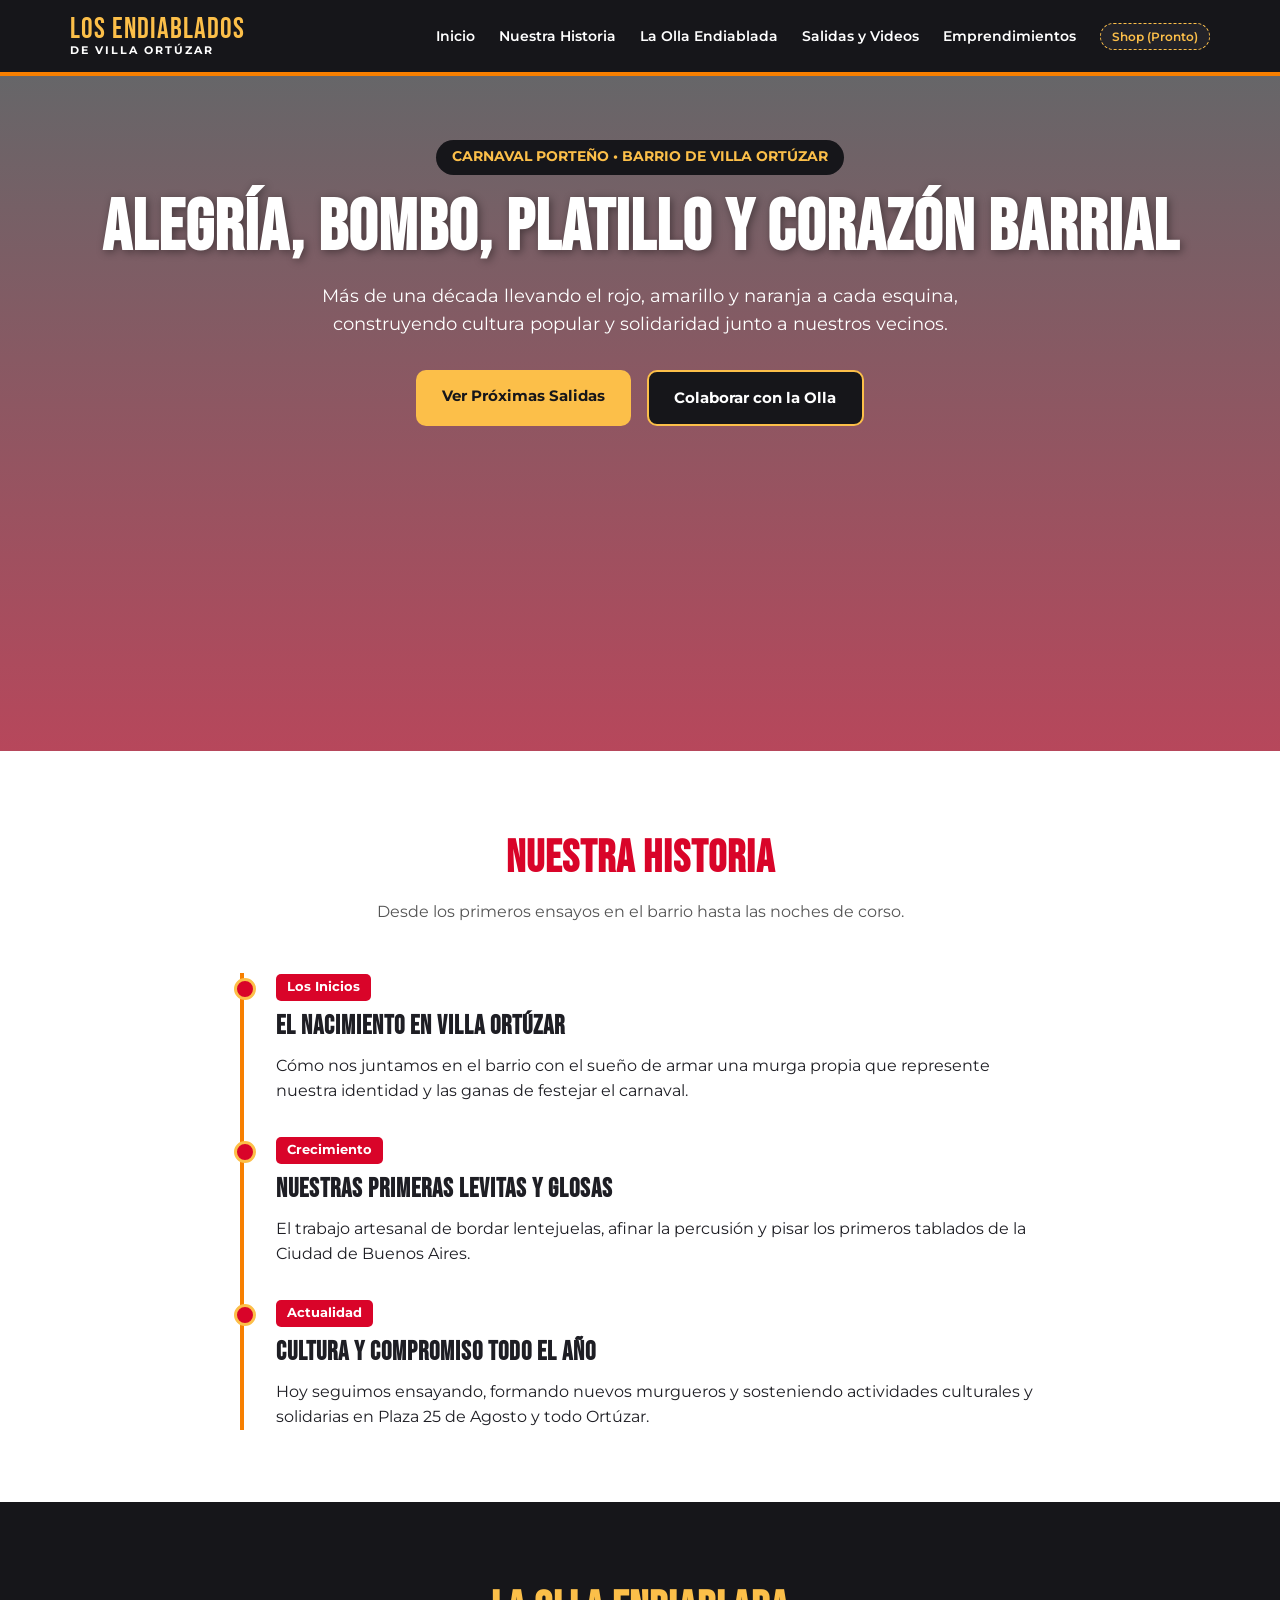
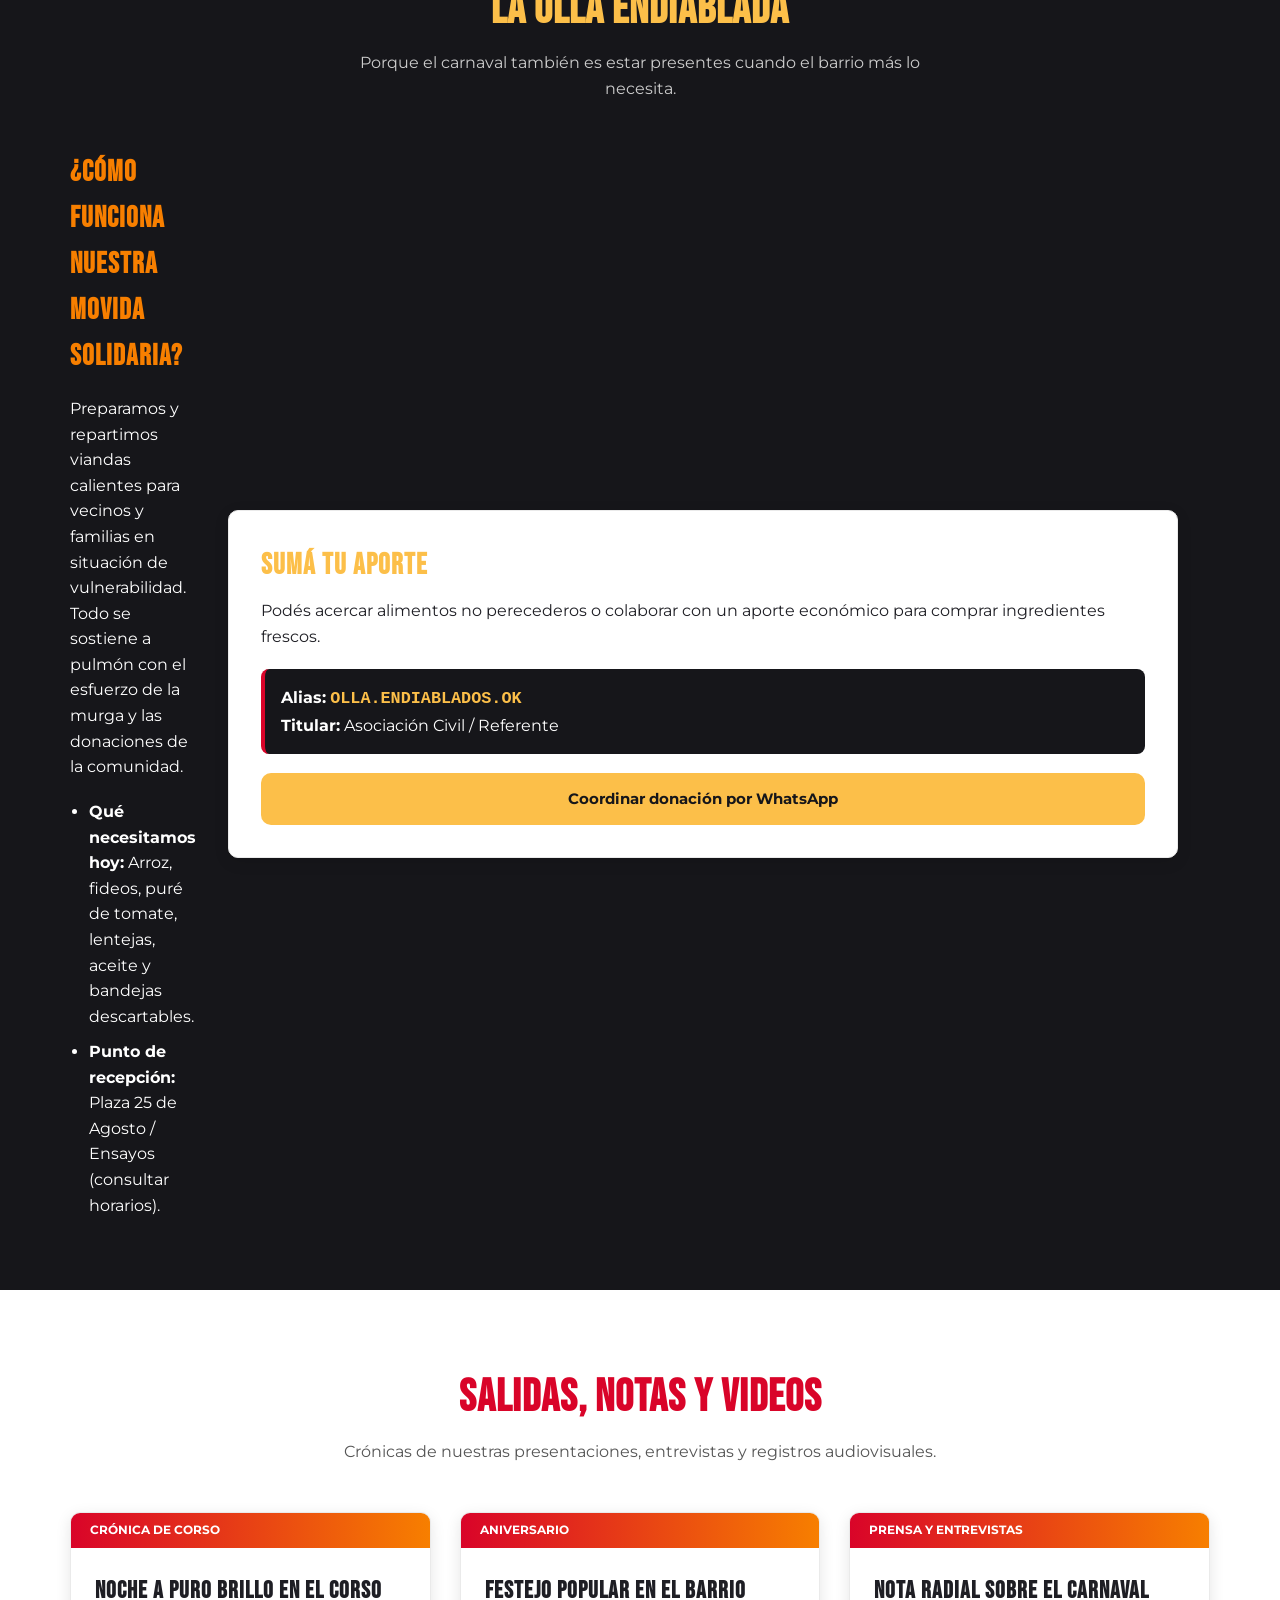
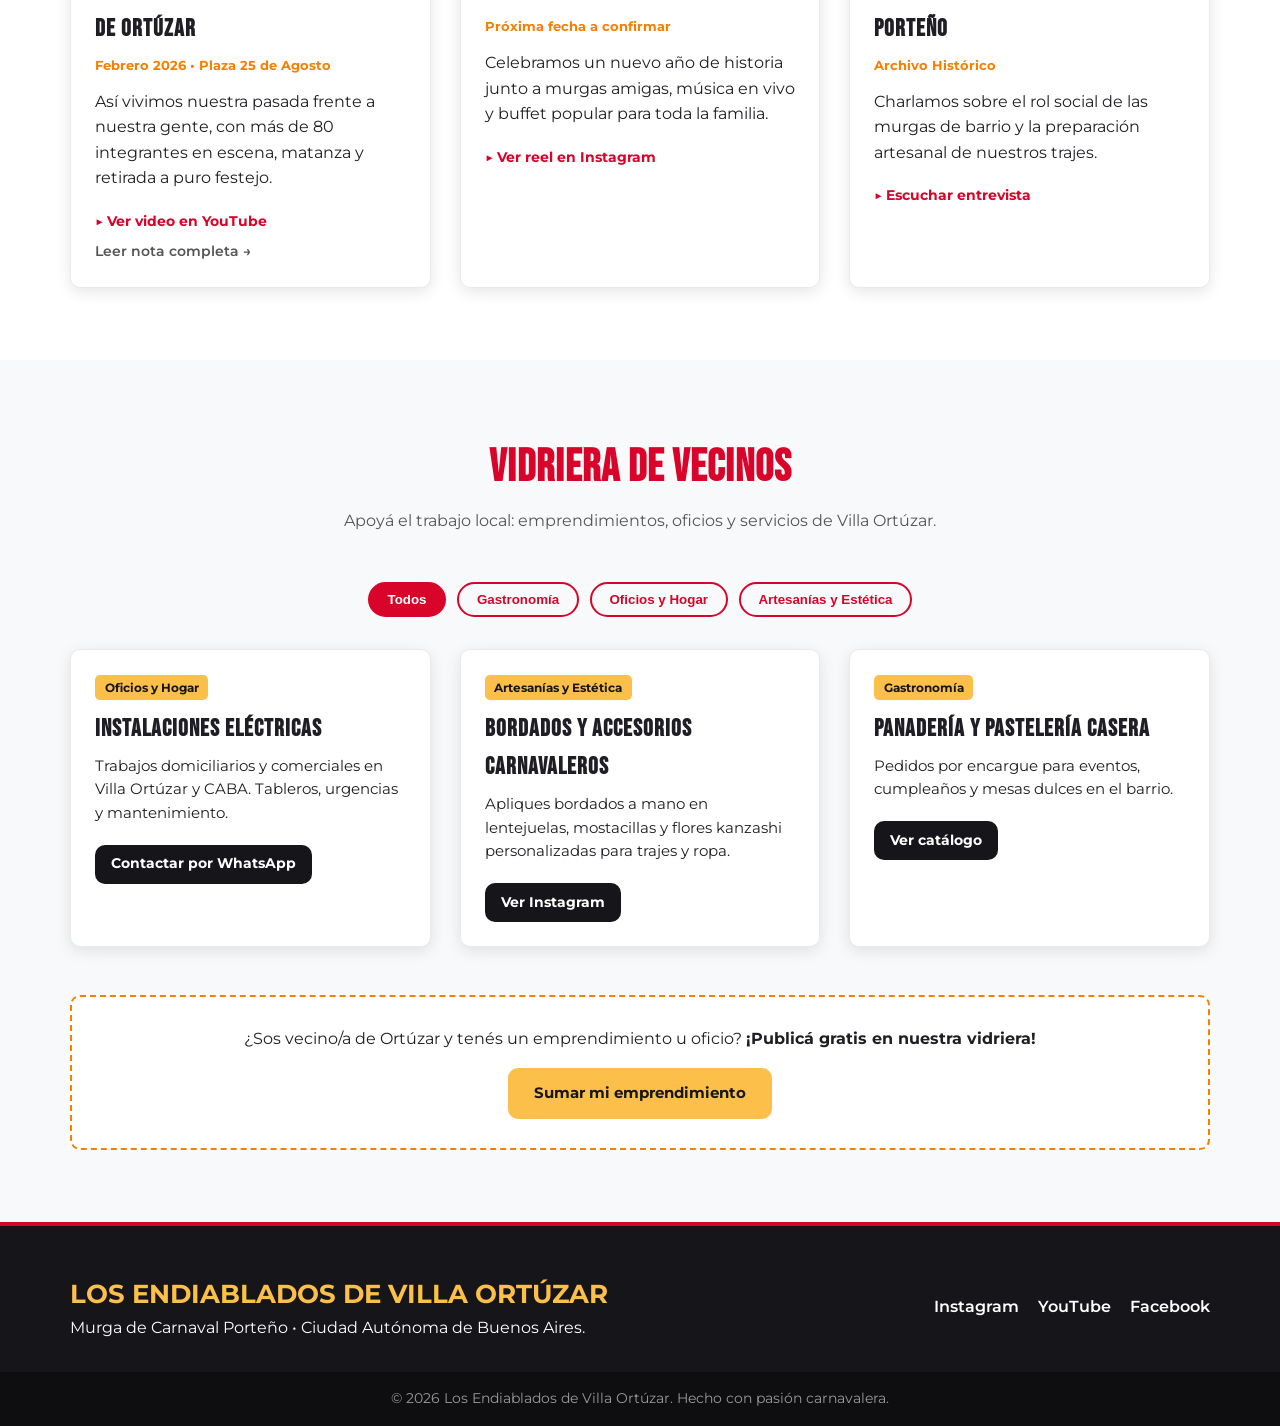
<file: index.html.html>
<!DOCTYPE html>
<html lang="es">
<head>
  <meta charset="UTF-8">
  <meta name="viewport" content="width=device-width, initial-scale=1.0">
  <title>Los Endiablados de Villa Ortúzar | Murga Porteña</title>
  <!-- Fuentes de Google Fonts con personalidad carnavalera y buena lectura -->
  <link rel="preconnect" href="https://fonts.googleapis.com">
  <link rel="preconnect" href="https://fonts.gstatic.com" crossorigin>
  <link href="https://fonts.googleapis.com/css2?family=Bebas+Neue&family=Montserrat:wght@400;600;700&display=swap" rel="stylesheet">
  <link rel="stylesheet" href="css/styles.css">
</head>
<body>

  <!-- BARRA DE NAVEGACIÓN -->
  <header class="header">
    <div class="container nav-container">
      <a href="index.html" class="logo">
        <!-- Reemplazar src por el escudo real de la murga -->
        <span class="logo-texto">LOS ENDIABLADOS <small>DE VILLA ORTÚZAR</small></span>
      </a>

      <button class="menu-toggle" id="menu-toggle" aria-label="Abrir menú">
        ☰
      </button>

      <nav class="nav" id="nav-menu">
        <ul class="nav-list">
          <li><a href="#inicio">Inicio</a></li>
          <li><a href="#historia">Nuestra Historia</a></li>
          <li><a href="#olla">La Olla Endiablada</a></li>
          <li><a href="#salidas">Salidas y Videos</a></li>
          <li><a href="#vecinos">Emprendimientos</a></li>
          <!-- Dejado listo para activar cuando armen la tienda -->
          <li><span class="badge-shop" title="Próximamente">Shop (Pronto)</span></li>
        </ul>
      </nav>
    </div>
  </header>

  <!-- PORTADA / HERO -->
  <section id="inicio" class="hero">
    <div class="hero-overlay">
      <div class="container hero-content">
        <span class="etiqueta-barrio">Carnaval Porteño • Barrio de Villa Ortúzar</span>
        <h1>ALEGRÍA, BOMBO, PLATILLO Y CORAZÓN BARRIAL</h1>
        <p>Más de una década llevando el rojo, amarillo y naranja a cada esquina, construyendo cultura popular y solidaridad junto a nuestros vecinos.</p>
        <div class="hero-botones">
          <a href="#salidas" class="btn btn-primario">Ver Próximas Salidas</a>
          <a href="#olla" class="btn btn-secundario">Colaborar con la Olla</a>
        </div>
      </div>
    </div>
  </section>

  <!-- NUESTRA HISTORIA (Línea de tiempo) -->
  <section id="historia" class="seccion">
    <div class="container">
      <h2 class="titulo-seccion">Nuestra Historia</h2>
      <p class="subtitulo-seccion">Desde los primeros ensayos en el barrio hasta las noches de corso.</p>

      <div class="timeline">
        <article class="timeline-item">
          <div class="timeline-fecha">Los Inicios</div>
          <div class="timeline-contenido">
            <h3>El nacimiento en Villa Ortúzar</h3>
            <p>Cómo nos juntamos en el barrio con el sueño de armar una murga propia que represente nuestra identidad y las ganas de festejar el carnaval.</p>
          </div>
        </article>

        <article class="timeline-item">
          <div class="timeline-fecha">Crecimiento</div>
          <div class="timeline-contenido">
            <h3>Nuestras primeras levitas y glosas</h3>
            <p>El trabajo artesanal de bordar lentejuelas, afinar la percusión y pisar los primeros tablados de la Ciudad de Buenos Aires.</p>
          </div>
        </article>

        <article class="timeline-item">
          <div class="timeline-fecha">Actualidad</div>
          <div class="timeline-contenido">
            <h3>Cultura y compromiso todo el año</h3>
            <p>Hoy seguimos ensayando, formando nuevos murgueros y sosteniendo actividades culturales y solidarias en Plaza 25 de Agosto y todo Ortúzar.</p>
          </div>
        </article>
      </div>
    </div>
  </section>

  <!-- LA OLLA ENDIABLADA -->
  <section id="olla" class="seccion seccion-destacada">
    <div class="container">
      <h2 class="titulo-seccion">La Olla Endiablada</h2>
      <p class="subtitulo-seccion">Porque el carnaval también es estar presentes cuando el barrio más lo necesita.</p>

      <div class="olla-grid">
        <div class="olla-info">
          <h3>¿Cómo funciona nuestra movida solidaria?</h3>
          <p>Preparamos y repartimos viandas calientes para vecinos y familias en situación de vulnerabilidad. Todo se sostiene a pulmón con el esfuerzo de la murga y las donaciones de la comunidad.</p>
          
          <ul class="lista-necesidades">
            <li><strong>Qué necesitamos hoy:</strong> Arroz, fideos, puré de tomate, lentejas, aceite y bandejas descartables.</li>
            <li><strong>Punto de recepción:</strong> Plaza 25 de Agosto / Ensayos (consultar horarios).</li>
          </ul>
        </div>

        <div class="olla-colaborar card">
          <h3>Sumá tu aporte</h3>
          <p>Podés acercar alimentos no perecederos o colaborar con un aporte económico para comprar ingredientes frescos.</p>
          <div class="datos-transferencia">
            <p><strong>Alias:</strong> <code>OLLA.ENDIABLADOS.OK</code></p>
            <p><strong>Titular:</strong> Asociación Civil / Referente</p>
          </div>
          <a href="https://wa.me/5491100000000?text=Hola!%20Quiero%20colaborar%20con%20La%20Olla%20Endiablada" target="_blank" class="btn btn-primario btn-full">Coordinar donación por WhatsApp</a>
        </div>
      </div>
    </div>
  </section>

  <!-- SALIDAS, NOTAS Y VIDEOS -->
  <section id="salidas" class="seccion">
    <div class="container">
      <h2 class="titulo-seccion">Salidas, Notas y Videos</h2>
      <p class="subtitulo-seccion">Crónicas de nuestras presentaciones, entrevistas y registros audiovisuales.</p>

      <div class="grid-cards">
        <!-- Tarjeta de Salida / Nota 1 -->
        <article class="card">
          <div class="card-header-tag">Crónica de Corso</div>
          <div class="card-body">
            <h3>Noche a puro brillo en el Corso de Ortúzar</h3>
            <p class="fecha-nota">Febrero 2026 • Plaza 25 de Agosto</p>
            <p>Así vivimos nuestra pasada frente a nuestra gente, con más de 80 integrantes en escena, matanza y retirada a puro festejo.</p>
            <div class="card-links">
              <a href="https://www.youtube.com" target="_blank" class="btn-link">▶ Ver video en YouTube</a>
              <a href="#" class="btn-link-secundario">Leer nota completa →</a>
            </div>
          </div>
        </article>

        <!-- Tarjeta de Salida / Nota 2 -->
        <article class="card">
          <div class="card-header-tag">Aniversario</div>
          <div class="card-body">
            <h3>Festejo Popular en el Barrio</h3>
            <p class="fecha-nota">Próxima fecha a confirmar</p>
            <p>Celebramos un nuevo año de historia junto a murgas amigas, música en vivo y buffet popular para toda la familia.</p>
            <div class="card-links">
              <a href="https://www.instagram.com" target="_blank" class="btn-link">▶ Ver reel en Instagram</a>
            </div>
          </div>
        </article>

        <!-- Tarjeta de Prensa / Video 3 -->
        <article class="card">
          <div class="card-header-tag">Prensa y Entrevistas</div>
          <div class="card-body">
            <h3>Nota radial sobre el Carnaval Porteño</h3>
            <p class="fecha-nota">Archivo Histórico</p>
            <p>Charlamos sobre el rol social de las murgas de barrio y la preparación artesanal de nuestros trajes.</p>
            <div class="card-links">
              <a href="https://www.youtube.com" target="_blank" class="btn-link">▶ Escuchar entrevista</a>
            </div>
          </div>
        </article>
      </div>
    </div>
  </section>

  <!-- EMPRENDIMIENTOS DE VECINOS -->
  <section id="vecinos" class="seccion seccion-clara">
    <div class="container">
      <h2 class="titulo-seccion">Vidriera de Vecinos</h2>
      <p class="subtitulo-seccion">Apoyá el trabajo local: emprendimientos, oficios y servicios de Villa Ortúzar.</p>

      <!-- Botones de filtro por rubro -->
      <div class="filtros-vecinos" id="filtros-vecinos">
        <button class="filtro-btn activo" data-categoria="todos">Todos</button>
        <button class="filtro-btn" data-categoria="gastronomia">Gastronomía</button>
        <button class="filtro-btn" data-categoria="oficios">Oficios y Hogar</button>
        <button class="filtro-btn" data-categoria="artesanias">Artesanías y Estética</button>
      </div>

      <div class="grid-cards" id="lista-emprendimientos">
        <!-- Emprendimiento 1 -->
        <article class="card card-vecino" data-categoria="oficios">
          <div class="card-body">
            <span class="tag-rubro">Oficios y Hogar</span>
            <h3>Instalaciones Eléctricas</h3>
            <p>Trabajos domiciliarios y comerciales en Villa Ortúzar y CABA. Tableros, urgencias y mantenimiento.</p>
            <a href="https://wa.me/5491100000000" target="_blank" class="btn btn-oscuro btn-sm">Contactar por WhatsApp</a>
          </div>
        </article>

        <!-- Emprendimiento 2 -->
        <article class="card card-vecino" data-categoria="artesanias">
          <div class="card-body">
            <span class="tag-rubro">Artesanías y Estética</span>
            <h3>Bordados y Accesorios Carnavaleros</h3>
            <p>Apliques bordados a mano en lentejuelas, mostacillas y flores kanzashi personalizadas para trajes y ropa.</p>
            <a href="https://www.instagram.com" target="_blank" class="btn btn-oscuro btn-sm">Ver Instagram</a>
          </div>
        </article>

        <!-- Emprendimiento 3 -->
        <article class="card card-vecino" data-categoria="gastronomia">
          <div class="card-body">
            <span class="tag-rubro">Gastronomía</span>
            <h3>Panadería y Pastelería Casera</h3>
            <p>Pedidos por encargue para eventos, cumpleaños y mesas dulces en el barrio.</p>
            <a href="https://www.instagram.com" target="_blank" class="btn btn-oscuro btn-sm">Ver catálogo</a>
          </div>
        </article>
      </div>

      <!-- Llamado para que más vecinos sumen su emprendimiento -->
      <div class="caja-sumate">
        <p>¿Sos vecino/a de Ortúzar y tenés un emprendimiento u oficio? <strong>¡Publicá gratis en nuestra vidriera!</strong></p>
        <a href="https://wa.me/5491100000000?text=Hola!%20Quiero%20sumar%20mi%20emprendimiento%20a%20la%20web%20de%20Los%20Endiablados" target="_blank" class="btn btn-primario">Sumar mi emprendimiento</a>
      </div>
    </div>
  </section>

  <!-- FOOTER -->
  <footer class="footer">
    <div class="container footer-content">
      <div>
        <h4>LOS ENDIABLADOS DE VILLA ORTÚZAR</h4>
        <p>Murga de Carnaval Porteño • Ciudad Autónoma de Buenos Aires.</p>
      </div>
      <div class="footer-redes">
        <a href="https://www.instagram.com" target="_blank">Instagram</a>
        <a href="https://www.youtube.com" target="_blank">YouTube</a>
        <a href="https://www.facebook.com" target="_blank">Facebook</a>
      </div>
    </div>
    <div class="footer-copy">
      <p>© 2026 Los Endiablados de Villa Ortúzar. Hecho con pasión carnavalera.</p>
    </div>
  </footer>

  <script src="js/main.js"></script>
</body>
</html>
</file>
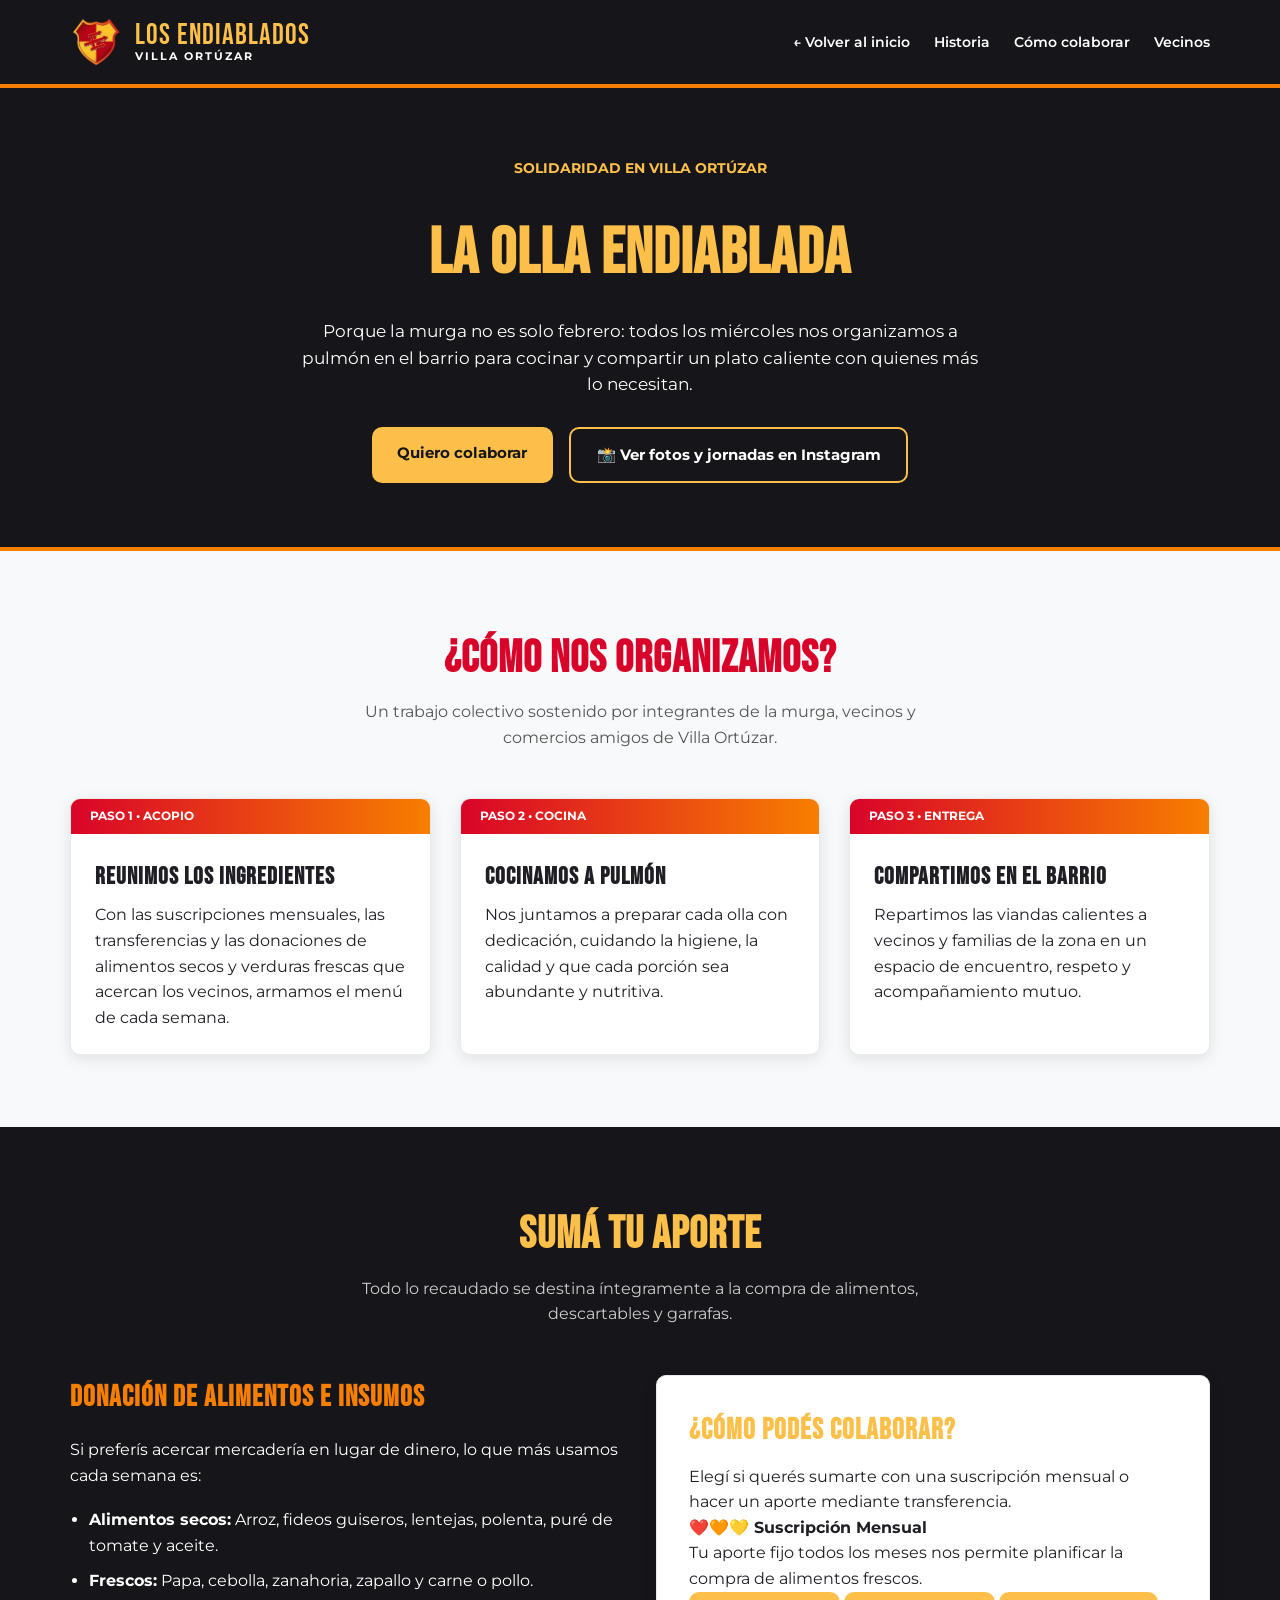
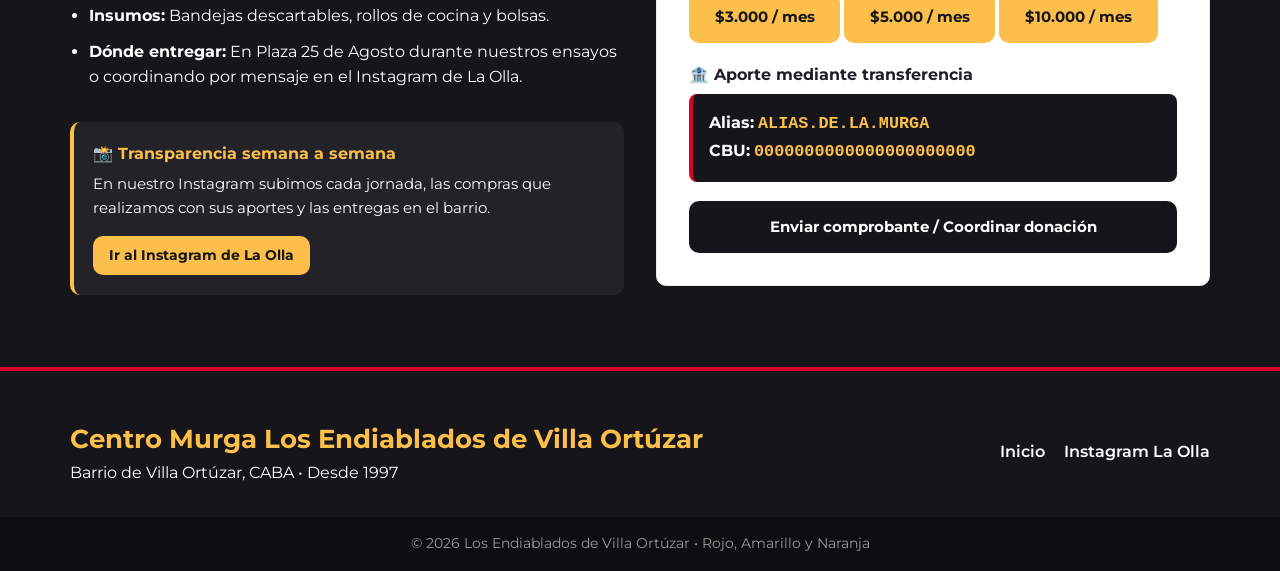
<file: olla.html>
<!DOCTYPE html>
<html lang="es">
<head>
  <meta charset="UTF-8">
  <meta name="viewport" content="width=device-width, initial-scale=1.0">
  <title>La Olla Endiablada | Los Endiablados de Villa Ortúzar</title>
  <link rel="preconnect" href="https://fonts.googleapis.com">
  <link rel="preconnect" href="https://fonts.gstatic.com" crossorigin>
  <link href="https://fonts.googleapis.com/css2?family=Bebas+Neue&family=Montserrat:wght@400;600;700&display=swap" rel="stylesheet">
  <link rel="stylesheet" href="css/styles.css">
  <link rel="icon" type="image/png" href="img/logo-endiablados.png">
</head>
<body>

  <!-- HEADER -->
  <header class="header">
    <div class="container nav-container">
      <a href="index.html" class="logo">
        <img src="img/logo-endiablados.png" alt="Escudo Los Endiablados de Villa Ortúzar" class="logo-img">
        <span class="logo-texto">LOS ENDIABLADOS <small>VILLA ORTÚZAR</small></span>
      </a>
      <button class="menu-toggle" id="menu-toggle" aria-label="Abrir menú">☰</button>
      <nav class="nav" id="nav-menu">
        <ul class="nav-list">
          <li><a href="index.html">← Volver al inicio</a></li>
          <li><a href="index.html#historia">Historia</a></li>
          <li><a href="#sumate">Cómo colaborar</a></li>
          <li><a href="index.html#vecinos">Vecinos</a></li>
        </ul>
      </nav>
    </div>
  </header>

  <!-- PORTADA INTERNA -->
  <section class="seccion-destacada" style="padding: 4rem 0; text-align: center; border-bottom: 4px solid var(--naranja-fuego);">
    <div class="container">
      <span class="etiqueta-barrio">Solidaridad en Villa Ortúzar</span>
      <h1 style="font-size: clamp(2.8rem, 5vw, 4.2rem); color: var(--amarillo-sol); margin-bottom: 0.8rem;">La Olla Endiablada</h1>
      <p style="max-width: 680px; margin: 0 auto 1.8rem auto; font-size: 1.05rem;">
        Porque la murga no es solo febrero: todos los miércoles nos organizamos a pulmón en el barrio para cocinar y compartir un plato caliente con quienes más lo necesitan.
      </p>
      <div class="hero-botones">
        <a href="#sumate" class="btn btn-primario">Quiero colaborar</a>
        <a href="https://www.instagram.com/olla.endiablada/" target="_blank" rel="noopener" class="btn btn-secundario">
          📸 Ver fotos y jornadas en Instagram
        </a>
      </div>
    </div>
  </section>

  <!-- CÓMO TRABAJAMOS -->
  <section class="seccion seccion-clara">
    <div class="container">
      <h2 class="titulo-seccion">¿Cómo nos organizamos?</h2>
      <p class="subtitulo-seccion">Un trabajo colectivo sostenido por integrantes de la murga, vecinos y comercios amigos de Villa Ortúzar.</p>

      <div class="grid-cards">
        <div class="card">
          <div class="card-header-tag">Paso 1 • Acopio</div>
          <div class="card-body">
            <h3>Reunimos los ingredientes</h3>
            <p>Con las suscripciones mensuales, las transferencias y las donaciones de alimentos secos y verduras frescas que acercan los vecinos, armamos el menú de cada semana.</p>
          </div>
        </div>

        <div class="card">
          <div class="card-header-tag">Paso 2 • Cocina</div>
          <div class="card-body">
            <h3>Cocinamos a pulmón</h3>
            <p>Nos juntamos a preparar cada olla con dedicación, cuidando la higiene, la calidad y que cada porción sea abundante y nutritiva.</p>
          </div>
        </div>

        <div class="card">
          <div class="card-header-tag">Paso 3 • Entrega</div>
          <div class="card-body">
            <h3>Compartimos en el barrio</h3>
            <p>Repartimos las viandas calientes a vecinos y familias de la zona en un espacio de encuentro, respeto y acompañamiento mutuo.</p>
          </div>
        </div>
      </div>
    </div>
  </section>

  <!-- SECCIÓN DE COLABORACIÓN Y TRANSPARENCIA -->
  <section id="sumate" class="seccion seccion-destacada">
    <div class="container">
      <h2 class="titulo-seccion">Sumá tu aporte</h2>
      <p class="subtitulo-seccion">Todo lo recaudado se destina íntegramente a la compra de alimentos, descartables y garrafas.</p>

      <div style="display: grid; grid-template-columns: repeat(auto-fit, minmax(300px, 1fr)); gap: 2rem; align-items: start;">
        
        <!-- COLUMNA QUÉ NECESITAMOS Y PUNTO DE ENTREGA -->
        <div class="olla-info">
          <h3>Donación de alimentos e insumos</h3>
          <p>Si preferís acercar mercadería en lugar de dinero, lo que más usamos cada semana es:</p>
          <ul class="lista-necesidades">
            <li><strong>Alimentos secos:</strong> Arroz, fideos guiseros, lentejas, polenta, puré de tomate y aceite.</li>
            <li><strong>Frescos:</strong> Papa, cebolla, zanahoria, zapallo y carne o pollo.</li>
            <li><strong>Insumos:</strong> Bandejas descartables, rollos de cocina y bolsas.</li>
            <li><strong>Dónde entregar:</strong> En Plaza 25 de Agosto durante nuestros ensayos o coordinando por mensaje en el Instagram de La Olla.</li>
          </ul>

          <div style="margin-top: 2rem; padding: 1.2rem; background-color: var(--fondo-gris-oscuro); border-radius: 10px; border-left: 4px solid var(--amarillo-sol);">
            <h4 style="color: var(--amarillo-sol); margin-bottom: 0.4rem;">📸 Transparencia semana a semana</h4>
            <p style="font-size: 0.92rem; margin-bottom: 1rem;">En nuestro Instagram subimos cada jornada, las compras que realizamos con sus aportes y las entregas en el barrio.</p>
            <a href="https://www.instagram.com/olla.endiablada/" target="_blank" rel="noopener" class="btn btn-primario btn-sm">Ir al Instagram de La Olla</a>
          </div>
        </div>

        <!-- TARJETA BLANCA DE APORTES (MISMA DE LA PORTADA) -->
        <div class="olla-colaborar card">
          <h3>¿Cómo podés colaborar?</h3>
          <p>Elegí si querés sumarte con una suscripción mensual o hacer un aporte mediante transferencia.</p>

          <div class="bloque-aporte">
            <h4>❤️🧡💛 Suscripción Mensual</h4>
            <p class="texto-chico">Tu aporte fijo todos los meses nos permite planificar la compra de alimentos frescos.</p>
            <div class="botones-suscripcion">
              <a href="https://www.mercadopago.com.ar/subscriptions/checkout?preapproval_plan_id=2c93808497c19ac40197c2ccf2440081&utm_source=ig&utm_medium=social&utm_content=link_in_bio" target="_blank" rel="noopener" class="btn btn-primario">$3.000 / mes</a>
              <a href="https://www.mercadopago.com.ar/subscriptions/checkout?preapproval_plan_id=2c93808497b74ff10197c2cd6a740403&utm_source=ig&utm_medium=social&utm_content=link_in_bio" target="_blank" rel="noopener" class="btn btn-primario">$5.000 / mes</a>
              <a href="https://www.mercadopago.com.ar/subscriptions/checkout?preapproval_plan_id=2c93808497b74ff10197c2cdd6240404&utm_source=ig&utm_medium=social&utm_content=link_in_bio" target="_blank" rel="noopener" class="btn btn-primario">$10.000 / mes</a>
            </div>
          </div>

          <h4 style="margin-top: 1.2rem; margin-bottom: 0.4rem;">🏦 Aporte mediante transferencia</h4>
          <div class="datos-transferencia" style="margin-top: 0;">
            <p><strong>Alias:</strong> <code id="alias-olla">ALIAS.DE.LA.MURGA</code></p>
            <p><strong>CBU:</strong> <code>0000000000000000000000</code></p>
          </div>

          <a href="https://www.instagram.com/olla.endiablada/" target="_blank" rel="noopener" class="btn btn-oscuro btn-full">
            Enviar comprobante / Coordinar donación
          </a>
        </div>

      </div>
    </div>
  </section>

  <!-- FOOTER -->
  <footer class="footer">
    <div class="container footer-content">
      <div>
        <h4>Centro Murga Los Endiablados de Villa Ortúzar</h4>
        <p>Barrio de Villa Ortúzar, CABA • Desde 1997</p>
      </div>
      <div class="footer-redes">
        <a href="index.html">Inicio</a>
        <a href="https://www.instagram.com/olla.endiablada/" target="_blank" rel="noopener">Instagram La Olla</a>
      </div>
    </div>
    <div class="footer-copy">
      <p>© 2026 Los Endiablados de Villa Ortúzar • Rojo, Amarillo y Naranja</p>
    </div>
  </footer>

  <script src="js/main.js"></script>
</body>
</html>
</file>
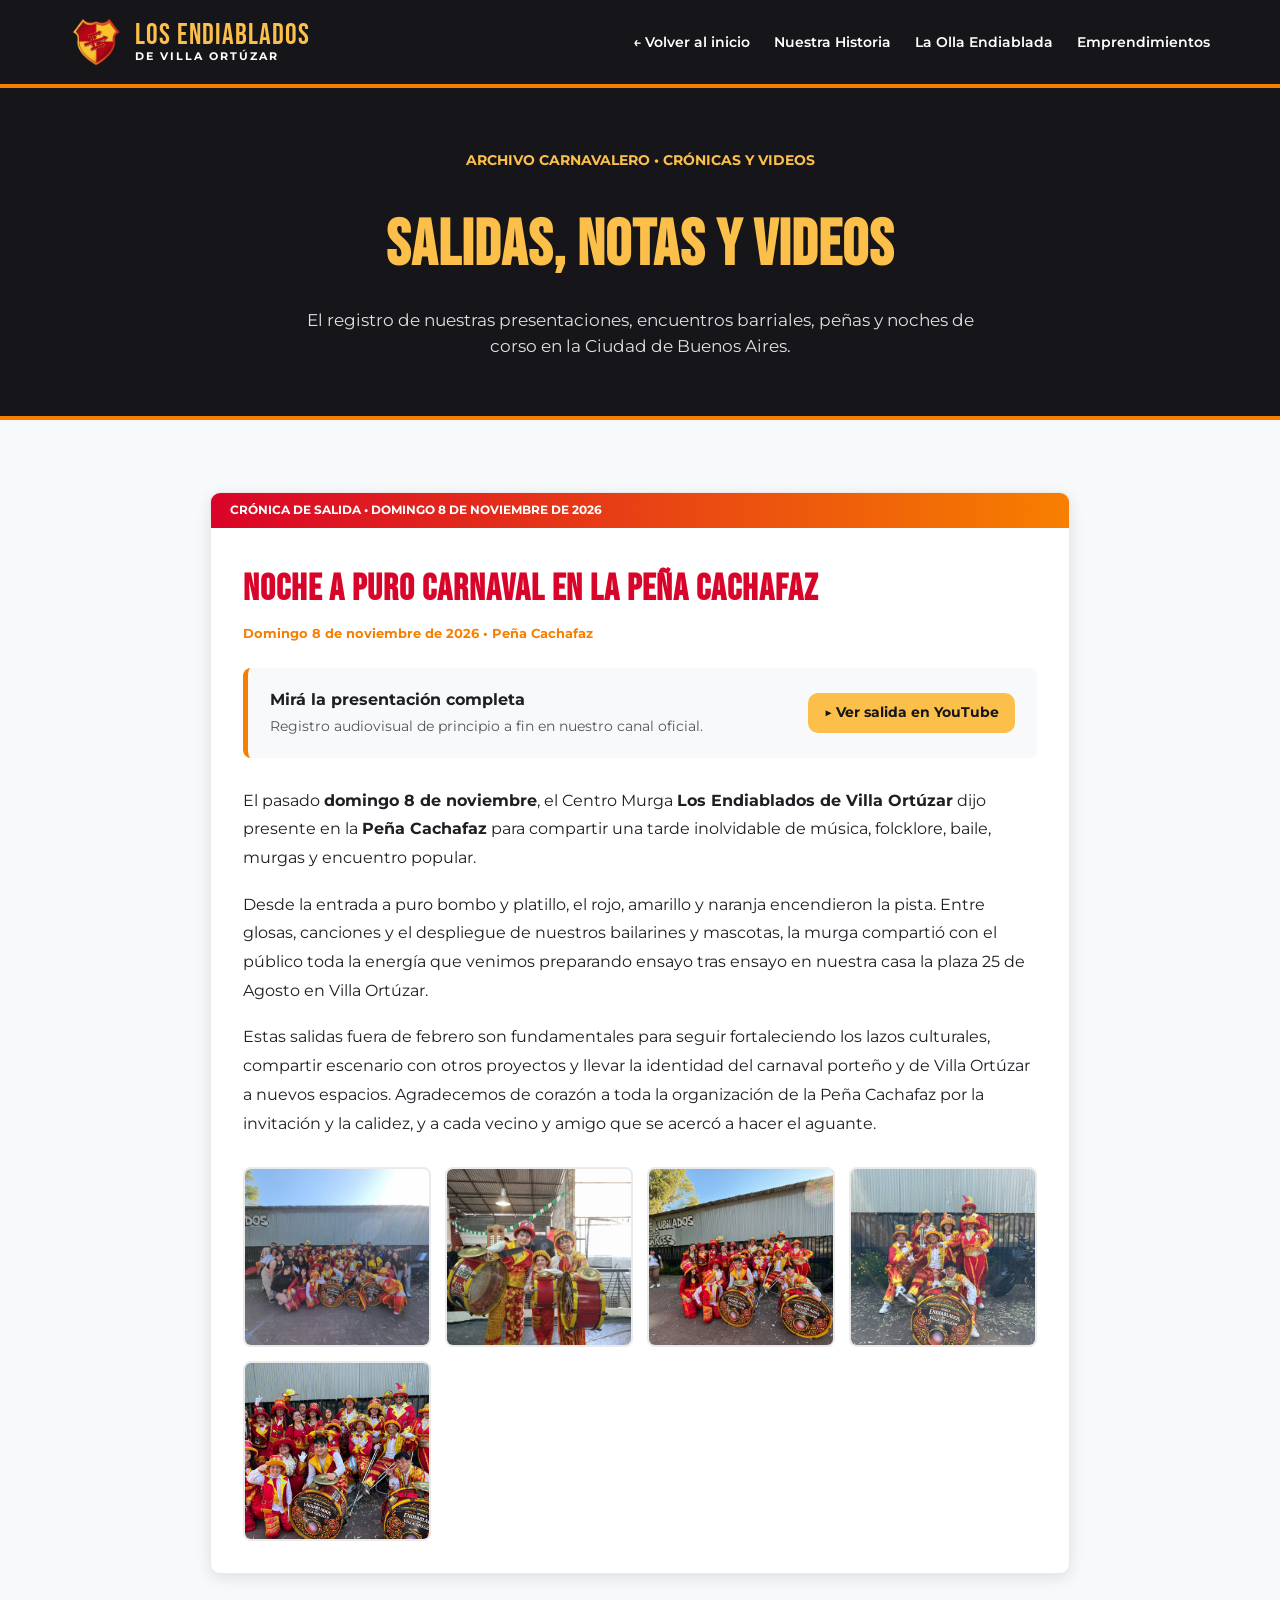
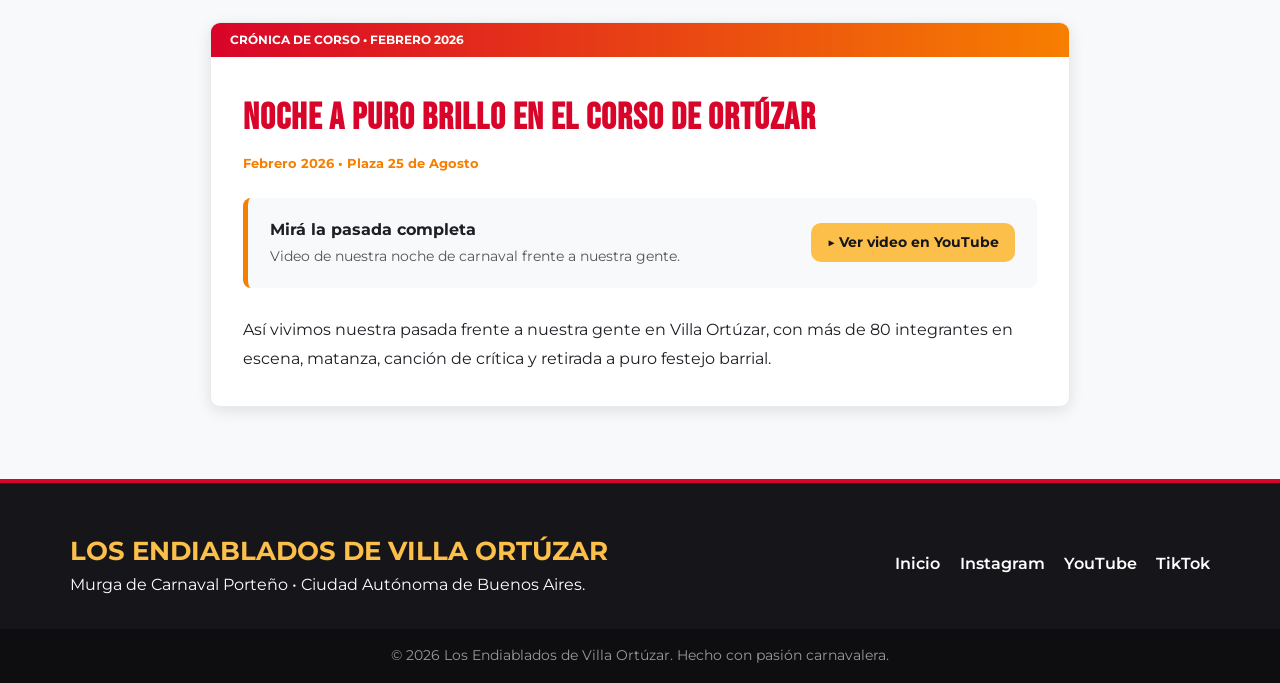
<file: salidas.html>
<!DOCTYPE html>
<html lang="es">
<head>
  <meta charset="UTF-8">
  <meta name="viewport" content="width=device-width, initial-scale=1.0">
  <title>Salidas, Notas y Videos | Los Endiablados de Villa Ortúzar</title>
  <link rel="preconnect" href="https://fonts.googleapis.com">
  <link rel="preconnect" href="https://fonts.gstatic.com" crossorigin>
  <link href="https://fonts.googleapis.com/css2?family=Bebas+Neue&family=Montserrat:wght@400;600;700&display=swap" rel="stylesheet">
  <link rel="stylesheet" href="css/styles.css">
  <link rel="icon" type="image/png" href="img/logo-endiablados.png">
</head>
<body>

  <!-- HEADER -->
  <header class="header">
    <div class="container nav-container">
      <a href="index.html" class="logo">
        <img src="img/logo-endiablados.png" alt="Escudo Los Endiablados de Villa Ortúzar" class="logo-img">
        <span class="logo-texto">LOS ENDIABLADOS <small>DE VILLA ORTÚZAR</small></span>
      </a>
      <button class="menu-toggle" id="menu-toggle" aria-label="Abrir menú">☰</button>
      <nav class="nav" id="nav-menu">
        <ul class="nav-list">
          <li><a href="index.html">← Volver al inicio</a></li>
          <li><a href="index.html#historia">Nuestra Historia</a></li>
          <li><a href="olla.html">La Olla Endiablada</a></li>
          <li><a href="index.html#vecinos">Emprendimientos</a></li>
        </ul>
      </nav>
    </div>
  </header>

  <!-- PORTADA INTERNA -->
  <section class="seccion-destacada" style="padding: 3.5rem 0; text-align: center; border-bottom: 4px solid var(--naranja-fuego);">
    <div class="container">
      <span class="etiqueta-barrio">Archivo Carnavalero • Crónicas y Videos</span>
      <h1 style="font-size: clamp(2.6rem, 5vw, 4rem); color: var(--amarillo-sol); margin-bottom: 0.6rem;">Salidas, Notas y Videos</h1>
      <p style="max-width: 680px; margin: 0 auto; font-size: 1.05rem; color: #e0e0e0;">
        El registro de nuestras presentaciones, encuentros barriales, peñas y noches de corso en la Ciudad de Buenos Aires.
      </p>
    </div>
  </section>

  <!-- LISTADO DE CRÓNICAS -->
  <section class="seccion seccion-clara">
    <div class="container" style="max-width: 860px; display: flex; flex-direction: column; gap: 3rem;">

      <!-- =========================================================
           CRÓNICA 1: PEÑA CHAFAZ (8 DE NOVIEMBRE DE 2026)
           (Para agregar una salida nueva en el futuro, copiá desde
            <article> hasta </article> y pegalo acá arriba)
           ========================================================= -->
      <article id="pena-chafaz" class="card" style="scroll-margin-top: 100px;">
        <div class="card-header-tag">Crónica de Salida • Domingo 8 de noviembre de 2026</div>
        <div class="card-body" style="padding: 2rem;">
          <h2 style="font-size: 2.3rem; color: var(--rojo-murga); margin-bottom: 0.3rem;">Noche a puro carnaval en la Peña Cachafaz</h2>
          <p class="fecha-nota" style="margin-bottom: 1.5rem;">Domingo 8 de noviembre de 2026 • Peña Cachafaz</p>

          <!-- Recuadro con acceso directo al video completo -->
          <div style="background-color: var(--fondo-claro); border-left: 5px solid var(--naranja-fuego); padding: 1.2rem 1.4rem; border-radius: 8px; margin-bottom: 1.8rem; display: flex; justify-content: space-between; align-items: center; flex-wrap: wrap; gap: 1rem;">
            <div>
              <strong style="display: block; color: var(--texto-oscuro);">Mirá la presentación completa</strong>
              <span style="font-size: 0.88rem; color: var(--texto-gris);">Registro audiovisual de principio a fin en nuestro canal oficial.</span>
            </div>
            <a href="https://www.youtube.com/watch?v=oS9HYenGJns" target="_blank" rel="noopener" class="btn btn-primario btn-sm">▶ Ver salida en YouTube</a>
          </div>

          <!-- Texto de la crónica -->
          <div style="display: flex; flex-direction: column; gap: 1.1rem; line-height: 1.8;">
            <p>
              El pasado <strong>domingo 8 de noviembre</strong>, el Centro Murga <strong>Los Endiablados de Villa Ortúzar</strong> dijo presente en la <strong>Peña Cachafaz</strong> para compartir una tarde inolvidable de música, folcklore, baile, murgas y encuentro popular.
            </p>
            <p>
              Desde la entrada a puro  bombo y platillo, el rojo, amarillo y naranja encendieron la pista. Entre glosas, canciones y el despliegue de nuestros bailarines y mascotas, la murga compartió con el público toda la energía que venimos preparando ensayo tras ensayo en nuestra casa la plaza 25 de Agosto en Villa Ortúzar.
            </p>
            <p>
              Estas salidas fuera de febrero son fundamentales para seguir fortaleciendo los lazos culturales, compartir escenario con otros proyectos y llevar la identidad del carnaval porteño y de Villa Ortúzar a nuevos espacios. Agradecemos de corazón a toda la organización de la Peña Cachafaz por la invitación y la calidez, y a cada vecino y amigo que se acercó a hacer el aguante.
            </p>
          </div>

          <!-- Galería de 5 fotos de la noche -->
          <div class="galeria-cronica">
            <img src="img/pena-chafaz/cachafaz-1.jpeg" alt="Los Endiablados de Villa Ortúzar en la Peña Chafaz con la gente que nos hizo el aguante" loading="lazy">
            <img src="img/pena-chafaz/cachafaz-2.jpeg" alt="Percusión en la Peña Cachafaz" loading="lazy">
            <img src="img/pena-chafaz/cachafaz-3.jpeg" alt="Los integrantes que dijieron presente en la Peña Chafaz" loading="lazy">
            <img src="img/pena-chafaz/cachafaz-4.jpeg" alt="Los integrantes de Escenario nos dejaron toda su voz" loading="lazy">
            <img src="img/pena-chafaz/cachafaz-5.jpeg" alt="Post función" loading="lazy">
          </div>
        </div>
      </article>

      <!-- =========================================================
           CRÓNICA 2: EJEMPLO CORSO DE ORTÚZAR (Para editar o reemplazar)
           ========================================================= -->
      <article id="corso-ortuzar" class="card" style="scroll-margin-top: 100px;">
        <div class="card-header-tag">Crónica de Corso • Febrero 2026</div>
        <div class="card-body" style="padding: 2rem;">
          <h2 style="font-size: 2.3rem; color: var(--rojo-murga); margin-bottom: 0.3rem;">Noche a puro brillo en el Corso de Ortúzar</h2>
          <p class="fecha-nota" style="margin-bottom: 1.5rem;">Febrero 2026 • Plaza 25 de Agosto</p>

          <div style="background-color: var(--fondo-claro); border-left: 5px solid var(--naranja-fuego); padding: 1.2rem 1.4rem; border-radius: 8px; margin-bottom: 1.8rem; display: flex; justify-content: space-between; align-items: center; flex-wrap: wrap; gap: 1rem;">
            <div>
              <strong style="display: block; color: var(--texto-oscuro);">Mirá la pasada completa</strong>
              <span style="font-size: 0.88rem; color: var(--texto-gris);">Video de nuestra noche de carnaval frente a nuestra gente.</span>
            </div>
            <a href="https://www.youtube.com/@endiablados_villaortuzar" target="_blank" rel="noopener" class="btn btn-primario btn-sm">▶ Ver video en YouTube</a>
          </div>

          <div style="display: flex; flex-direction: column; gap: 1.1rem; line-height: 1.8;">
            <p>
              Así vivimos nuestra pasada frente a nuestra gente en Villa Ortúzar, con más de 80 integrantes en escena, matanza, canción de crítica y retirada a puro festejo barrial.
            </p>
          </div>
        </div>
      </article>

    </div>
  </section>

  <!-- FOOTER -->
  <footer class="footer">
    <div class="container footer-content">
      <div>
        <h4>LOS ENDIABLADOS DE VILLA ORTÚZAR</h4>
        <p>Murga de Carnaval Porteño • Ciudad Autónoma de Buenos Aires.</p>
      </div>
      <div class="footer-redes">
        <a href="index.html">Inicio</a>
        <a href="https://www.instagram.com/endiablados_villaortuzar/" target="_blank" rel="noopener">Instagram</a>
        <a href="https://www.youtube.com/@endiablados_villaortuzar" target="_blank" rel="noopener">YouTube</a>
        <a href="https://www.tiktok.com/@endiablados_villaortuzar" target="_blank" rel="noopener">TikTok</a>
      </div>
    </div>
    <div class="footer-copy">
      <p>© 2026 Los Endiablados de Villa Ortúzar. Hecho con pasión carnavalera.</p>
    </div>
  </footer>

  <script src="js/main.js"></script>
</body>
</html>
</file>
<file: css/styles.css>
/* VARIABLES DE IDENTIDAD (ROJO, AMARILLO Y NARANJA) */
:root {
  --rojo-murga: #d90429;
  --rojo-oscuro: #9b001c;
  --naranja-fuego: #f77f00;
  --amarillo-sol: #fcbf49;
  --fondo-oscuro: #16161a;
  --fondo-gris-oscuro: #222228;
  --fondo-claro: #f8f9fa;
  --texto-oscuro: #1e1e24;
  --texto-claro: #ffffff;
  --texto-gris: #555555;
  --borde-radio: 10px;
  --sombra: 0 4px 15px rgba(0, 0, 0, 0.1);
}

/* RESET BÁSICO */
* {
  margin: 0;
  padding: 0;
  box-sizing: border-box;
}

html {
  scroll-behavior: smooth;
}

body {
  font-family: 'Montserrat', sans-serif;
  color: var(--texto-oscuro);
  line-height: 1.6;
  background-color: #ffffff;
}

h1, h2, h3, .logo-texto {
  font-family: 'Bebas Neue', sans-serif;
  letter-spacing: 1px;
}

.container {
  width: 90%;
  max-width: 1140px;
  margin: 0 auto;
}

/* HEADER Y NAVEGACIÓN */
.header {
  background-color: var(--fondo-oscuro);
  color: var(--texto-claro);
  position: sticky;
  top: 0;
  z-index: 1000;
  border-bottom: 4px solid var(--naranja-fuego);
}

.nav-container {
  display: flex;
  justify-content: space-between;
  align-items: center;
  padding: 1rem 0;
}

.logo {
  text-decoration: none;
  color: var(--amarillo-sol);
  display: flex;
  align-items: center;
  gap: 0.8rem;
}

.logo-img {
  height: 52px;
  width: auto;
  object-fit: contain;
}

.logo-texto {
  font-size: 1.8rem;
  line-height: 1;
  display: flex;
  flex-direction: column;
}

.logo-texto small {
  font-family: 'Montserrat', sans-serif;
  font-size: 0.7rem;
  font-weight: 700;
  color: var(--texto-claro);
  letter-spacing: 2px;
}

.nav-list {
  list-style: none;
  display: flex;
  align-items: center;
  gap: 1.5rem;
}

.nav-list a {
  color: var(--texto-claro);
  text-decoration: none;
  font-weight: 600;
  font-size: 0.9rem;
  transition: color 0.3s;
}

.nav-list a:hover {
  color: var(--amarillo-sol);
}

.badge-shop {
  background-color: var(--fondo-gris-oscuro);
  color: var(--amarillo-sol);
  border: 1px dashed var(--amarillo-sol);
  padding: 0.3rem 0.7rem;
  border-radius: 20px;
  font-size: 0.75rem;
  font-weight: 600;
  cursor: default;
}

.menu-toggle {
  display: none;
  background: none;
  border: none;
  color: var(--amarillo-sol);
  font-size: 1.8rem;
  cursor: pointer;
}

/* HERO / PORTADA */
.hero {
  position: relative;
  overflow: hidden;
  color: var(--texto-claro);
  min-height: 75vh;
  display: flex;
  align-items: center;
  text-align: center;
}

.hero-slider, .hero-overlay {
  position: absolute;
  inset: 0;
}

.slide {
  position: absolute;
  inset: 0;
  background-size: cover;
  background-position: center;
  opacity: 0;
  transition: opacity 1.2s ease-in-out;
}

.slide.activa {
  opacity: 1;
}

.hero-overlay {
  background: linear-gradient(rgba(20, 20, 24, 0.65), rgba(155, 0, 28, 0.72));
  z-index: 1;
}

.hero-content {
  position: relative;
  z-index: 2;
  width: 100%;
  padding: 4rem 0;
}

.etiqueta-barrio {
  display: inline-block;
  background-color: var(--fondo-oscuro);
  color: var(--amarillo-sol);
  padding: 0.4rem 1rem;
  border-radius: 20px;
  font-size: 0.85rem;
  font-weight: 700;
  margin-bottom: 1rem;
  text-transform: uppercase;
}

.hero h1 {
  font-size: clamp(2.8rem, 6vw, 4.5rem);
  line-height: 1.05;
  margin-bottom: 1rem;
  text-shadow: 2px 2px 8px rgba(0,0,0,0.4);
}

.hero p {
  max-width: 680px;
  margin: 0 auto 2rem auto;
  font-size: 1.1rem;
}

.hero-botones {
  display: flex;
  gap: 1rem;
  justify-content: center;
  flex-wrap: wrap;
}

/* BOTONES */
.btn {
  display: inline-block;
  padding: 0.85rem 1.6rem;
  border-radius: var(--borde-radio);
  text-decoration: none;
  font-weight: 700;
  font-size: 0.95rem;
  transition: transform 0.2s, background-color 0.3s;
  text-align: center;
}

.btn:hover {
  transform: translateY(-2px);
}

.btn-primario {
  background-color: var(--amarillo-sol);
  color: var(--fondo-oscuro);
}

.btn-primario:hover {
  background-color: #ffd166;
}

.btn-secundario {
  background-color: var(--fondo-oscuro);
  color: var(--texto-claro);
  border: 2px solid var(--amarillo-sol);
}

.btn-oscuro {
  background-color: var(--fondo-oscuro);
  color: var(--texto-claro);
}

.btn-sm {
  padding: 0.55rem 1rem;
  font-size: 0.85rem;
}

.btn-full {
  width: 100%;
}

/* SECCIONES GENERALES */
.seccion {
  padding: 4.5rem 0;
}

.seccion-clara {
  background-color: var(--fondo-claro);
}

.seccion-destacada {
  background-color: var(--fondo-oscuro);
  color: var(--texto-claro);
}

.titulo-seccion {
  font-size: 2.8rem;
  text-align: center;
  color: var(--rojo-murga);
  margin-bottom: 0.3rem;
}

.seccion-destacada .titulo-seccion {
  color: var(--amarillo-sol);
}

.subtitulo-seccion {
  text-align: center;
  color: var(--texto-gris);
  max-width: 620px;
  margin: 0 auto 3rem auto;
}

.seccion-destacada .subtitulo-seccion {
  color: #cccccc;
}

/* LÍNEA DE TIEMPO (HISTORIA) */
.timeline {
  border-left: 4px solid var(--naranja-fuego);
  padding-left: 2rem;
  max-width: 800px;
  margin: 0 auto;
  display: flex;
  flex-direction: column;
  gap: 2rem;
}

.timeline-item {
  position: relative;
}

.timeline-item::before {
  content: '';
  position: absolute;
  left: -2.65rem;
  top: 0.3rem;
  width: 16px;
  height: 16px;
  background-color: var(--rojo-murga);
  border: 3px solid var(--amarillo-sol);
  border-radius: 50%;
}

.timeline-fecha {
  display: inline-block;
  background-color: var(--rojo-murga);
  color: var(--texto-claro);
  font-weight: 700;
  font-size: 0.8rem;
  padding: 0.2rem 0.7rem;
  border-radius: 5px;
  margin-bottom: 0.4rem;
}

.timeline-contenido h3 {
  font-size: 1.6rem;
  margin-bottom: 0.3rem;
}

/* LA OLLA ENDIABLADA */
/* LA OLLA ENDIABLADA */
.olla-grid {
  display: grid;
  grid-template-columns: 1.1fr auto 1.1fr;
  gap: 2rem;
  align-items: center;
}

.marco-celular {
  position: relative;
  width: 245px;
  aspect-ratio: 9 / 16;
  border-radius: 32px;
  padding: 10px;
  border: 3px solid var(--amarillo-sol);
  box-shadow: 0 12px 28px rgba(0, 0, 0, 0.6);
  background-color: #111111;
  margin: 0 auto;
}

.marco-celular::before {
  content: '';
  position: absolute;
  top: 16px;
  left: 50%;
  transform: translateX(-50%);
  width: 55px;
  height: 5px;
  background-color: #2b2b2b;
  border-radius: 10px;
  z-index: 2;
}

.marco-celular video {
  width: 100%;
  height: 100%;
  object-fit: cover;
  border-radius: 22px;
  display: block;
}

.olla-info h3 {
  font-size: 1.8rem;
  color: var(--naranja-fuego);
  margin-bottom: 1rem;
}

.lista-necesidades {
  margin-top: 1.2rem;
  padding-left: 1.2rem;
  display: flex;
  flex-direction: column;
  gap: 0.6rem;
}

.olla-colaborar {
  background-color: var(--fondo-gris-oscuro);
  padding: 2rem;
  border-radius: var(--borde-radio);
  border-top: 5px solid var(--amarillo-sol);
}

.olla-colaborar h3 {
  font-size: 1.8rem;
  color: var(--amarillo-sol);
  margin-bottom: 0.6rem;
}

.datos-transferencia {
  background-color: var(--fondo-oscuro);
  padding: 1rem;
  border-radius: 8px;
  margin: 1.2rem 0;
  border-left: 4px solid var(--rojo-murga);
}

.datos-transferencia code {
  color: var(--amarillo-sol);
  font-size: 1.05rem;
  font-weight: bold;
}

.olla-colaborar,
.olla-colaborar p,
.olla-colaborar h4,
.intro-colaborar,
.texto-chico,
.bloque-aporte h4 {
  color: var(--texto-oscuro);
}

.datos-transferencia,
.datos-transferencia p {
  color: var(--texto-claro);
}

.datos-transferencia h4 {
  color: var(--amarillo-sol);
}

/* GRILLA DE TARJETAS (SALIDAS Y VECINOS) */
.grid-cards {
  display: grid;
  grid-template-columns: repeat(auto-fit, minmax(290px, 1fr));
  gap: 1.8rem;
}

.card {
  background-color: #ffffff;
  border-radius: var(--borde-radio);
  box-shadow: var(--sombra);
  overflow: hidden;
  border: 1px solid #eaeaea;
  display: flex;
  flex-direction: column;
  justify-content: space-between;
}

.card-header-tag {
  background: linear-gradient(90deg, var(--rojo-murga), var(--naranja-fuego));
  color: var(--texto-claro);
  font-weight: 700;
  font-size: 0.78rem;
  text-transform: uppercase;
  padding: 0.45rem 1.2rem;
}

.card-body {
  padding: 1.5rem;
  flex: 1;
}

.card-body h3 {
  font-size: 1.5rem;
  margin-bottom: 0.4rem;
  color: var(--texto-oscuro);
}

.fecha-nota {
  font-size: 0.82rem;
  color: var(--naranja-fuego);
  font-weight: 700;
  margin-bottom: 0.8rem;
}

.card-links {
  margin-top: 1.2rem;
  display: flex;
  flex-direction: column;
  gap: 0.5rem;
}

.btn-link {
  color: var(--rojo-murga);
  font-weight: 700;
  text-decoration: none;
  font-size: 0.9rem;
}

.btn-link-secundario {
  color: var(--texto-gris);
  text-decoration: none;
  font-size: 0.85rem;
  font-weight: 600;
}

/* FILTROS DE VECINOS */
.filtros-vecinos {
  display: flex;
  justify-content: center;
  gap: 0.7rem;
  flex-wrap: wrap;
  margin-bottom: 2rem;
}

.filtro-btn {
  padding: 0.5rem 1.1rem;
  border: 2px solid var(--rojo-murga);
  background-color: transparent;
  color: var(--rojo-murga);
  border-radius: 20px;
  font-weight: 700;
  cursor: pointer;
  transition: all 0.2s;
}

.filtro-btn.activo, .filtro-btn:hover {
  background-color: var(--rojo-murga);
  color: var(--texto-claro);
}

.tag-rubro {
  display: inline-block;
  background-color: var(--amarillo-sol);
  color: var(--fondo-oscuro);
  font-size: 0.75rem;
  font-weight: 700;
  padding: 0.2rem 0.6rem;
  border-radius: 5px;
  margin-bottom: 0.6rem;
}

.card-vecino p {
  margin-bottom: 1.2rem;
  font-size: 0.92rem;
}

.caja-sumate {
  margin-top: 3rem;
  background-color: #ffffff;
  border: 2px dashed var(--naranja-fuego);
  padding: 1.8rem;
  border-radius: var(--borde-radio);
  text-align: center;
  display: flex;
  flex-direction: column;
  align-items: center;
  gap: 1rem;
}
/* GALERÍA DE FOTOS EN CRÓNICAS */
.galeria-cronica {
  display: grid;
  grid-template-columns: repeat(auto-fit, minmax(160px, 1fr));
  gap: 0.85rem;
  margin-top: 1.8rem;
}

.galeria-cronica img {
  width: 100%;
  height: 180px;
  object-fit: cover;
  border-radius: 8px;
  border: 2px solid #eaeaea;
  display: block;
  transition: transform 0.3s ease, border-color 0.3s ease;
}

.galeria-cronica img:hover {
  transform: scale(1.03);
  border-color: var(--naranja-fuego);
}

/* FOOTER */
.footer {
  background-color: var(--fondo-oscuro);
  color: var(--texto-claro);
  padding-top: 3rem;
  border-top: 4px solid var(--rojo-murga);
}

.footer-content {
  display: flex;
  justify-content: space-between;
  align-items: center;
  flex-wrap: wrap;
  gap: 1.5rem;
  padding-bottom: 2rem;
}

.footer h4 {
  font-size: 1.6rem;
  color: var(--amarillo-sol);
}

.footer-redes {
  display: flex;
  gap: 1.2rem;
}

.footer-redes a {
  color: var(--texto-claro);
  text-decoration: none;
  font-weight: 600;
}

.footer-redes a:hover {
  color: var(--naranja-fuego);
}

.footer-copy {
  background-color: #0e0e11;
  text-align: center;
  padding: 1rem;
  font-size: 0.85rem;
  color: #999999;
}

/* RESPONSIVE CELULARES */
@media (max-width: 768px) {
  .menu-toggle {
    display: block;
  }

  .nav {
    display: none;
    position: absolute;
    top: 100%;
    left: 0;
    width: 100%;
    background-color: var(--fondo-oscuro);
    padding: 1.5rem;
    border-bottom: 3px solid var(--amarillo-sol);
  }

  .nav.activo {
    display: block;
  }

  .nav-list {
    flex-direction: column;
    align-items: flex-start;
  }

  .olla-grid {
    grid-template-columns: 1fr;
  }
}
</file>
